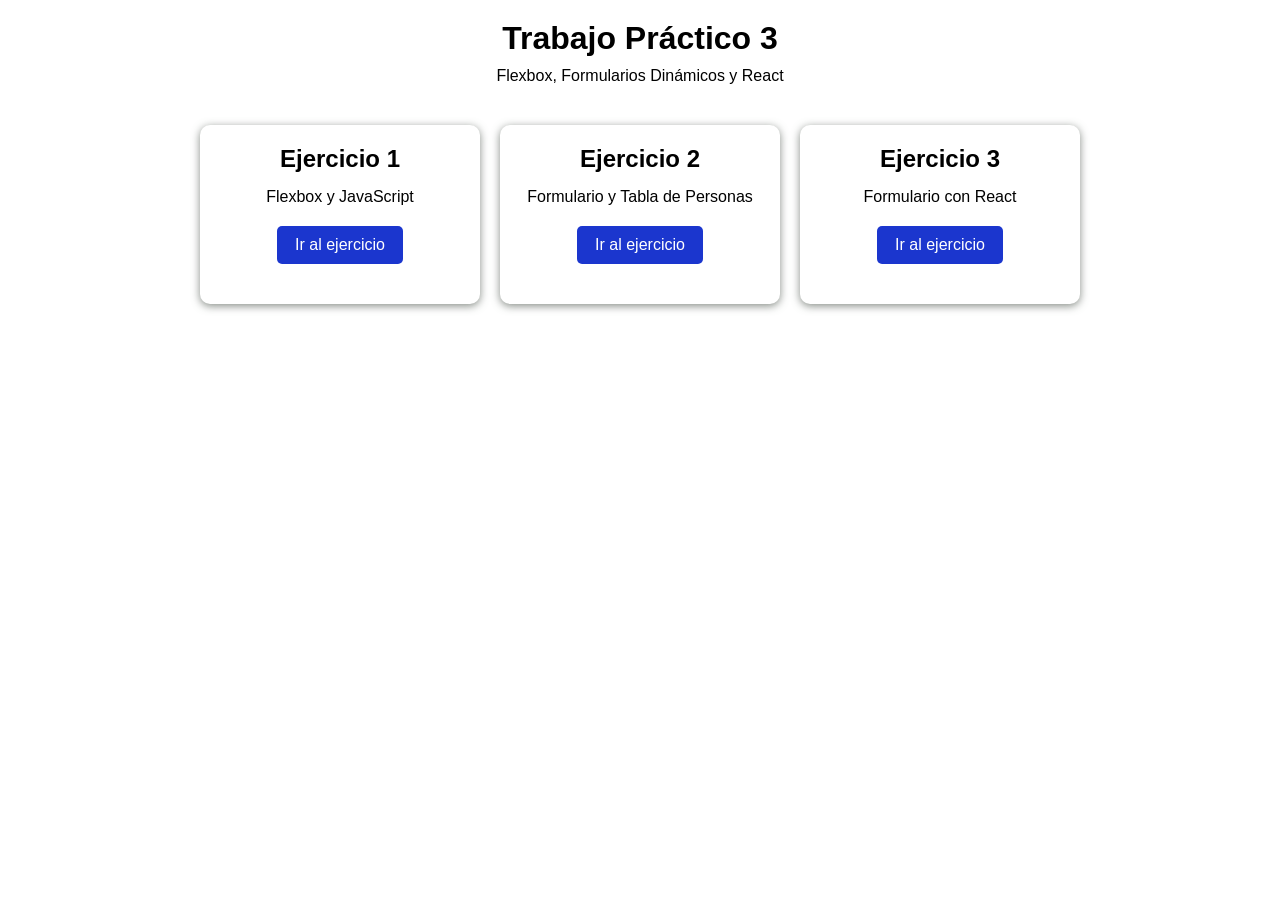
<file: index.html>
<!DOCTYPE html>
<html lang="es">

<head>
    <meta charset="UTF-8">
    <meta name="viewport" content="width=device-width, initial-scale=1.0">
    <title>Trabajo Práctico 3</title>
    <link rel="stylesheet" href="css/estilos.css">
</head>

<body>

    <header>
        <h1>Trabajo Práctico 3</h1>
        <p>Flexbox, Formularios Dinámicos y React</p>
    </header>

    <main>

        <section class="contenedor">

            <div class="tarjeta">
                <h2>Ejercicio 1</h2>
                <p>Flexbox y JavaScript</p>
                <a href="flexbox.html" class="boton">Ir al ejercicio</a>
            </div>

            <div class="tarjeta">
                <h2>Ejercicio 2</h2>
                <p>Formulario y Tabla de Personas</p>
                <a href="personas.html" class="boton">Ir al ejercicio</a>
            </div>

            <div class="tarjeta">
                <h2>Ejercicio 3</h2>
                <p>Formulario con React</p>
                <a href="react.html" class="boton">Ir al ejercicio</a>
            </div>

        </section>

    </main>

</body>

</html>
</file>
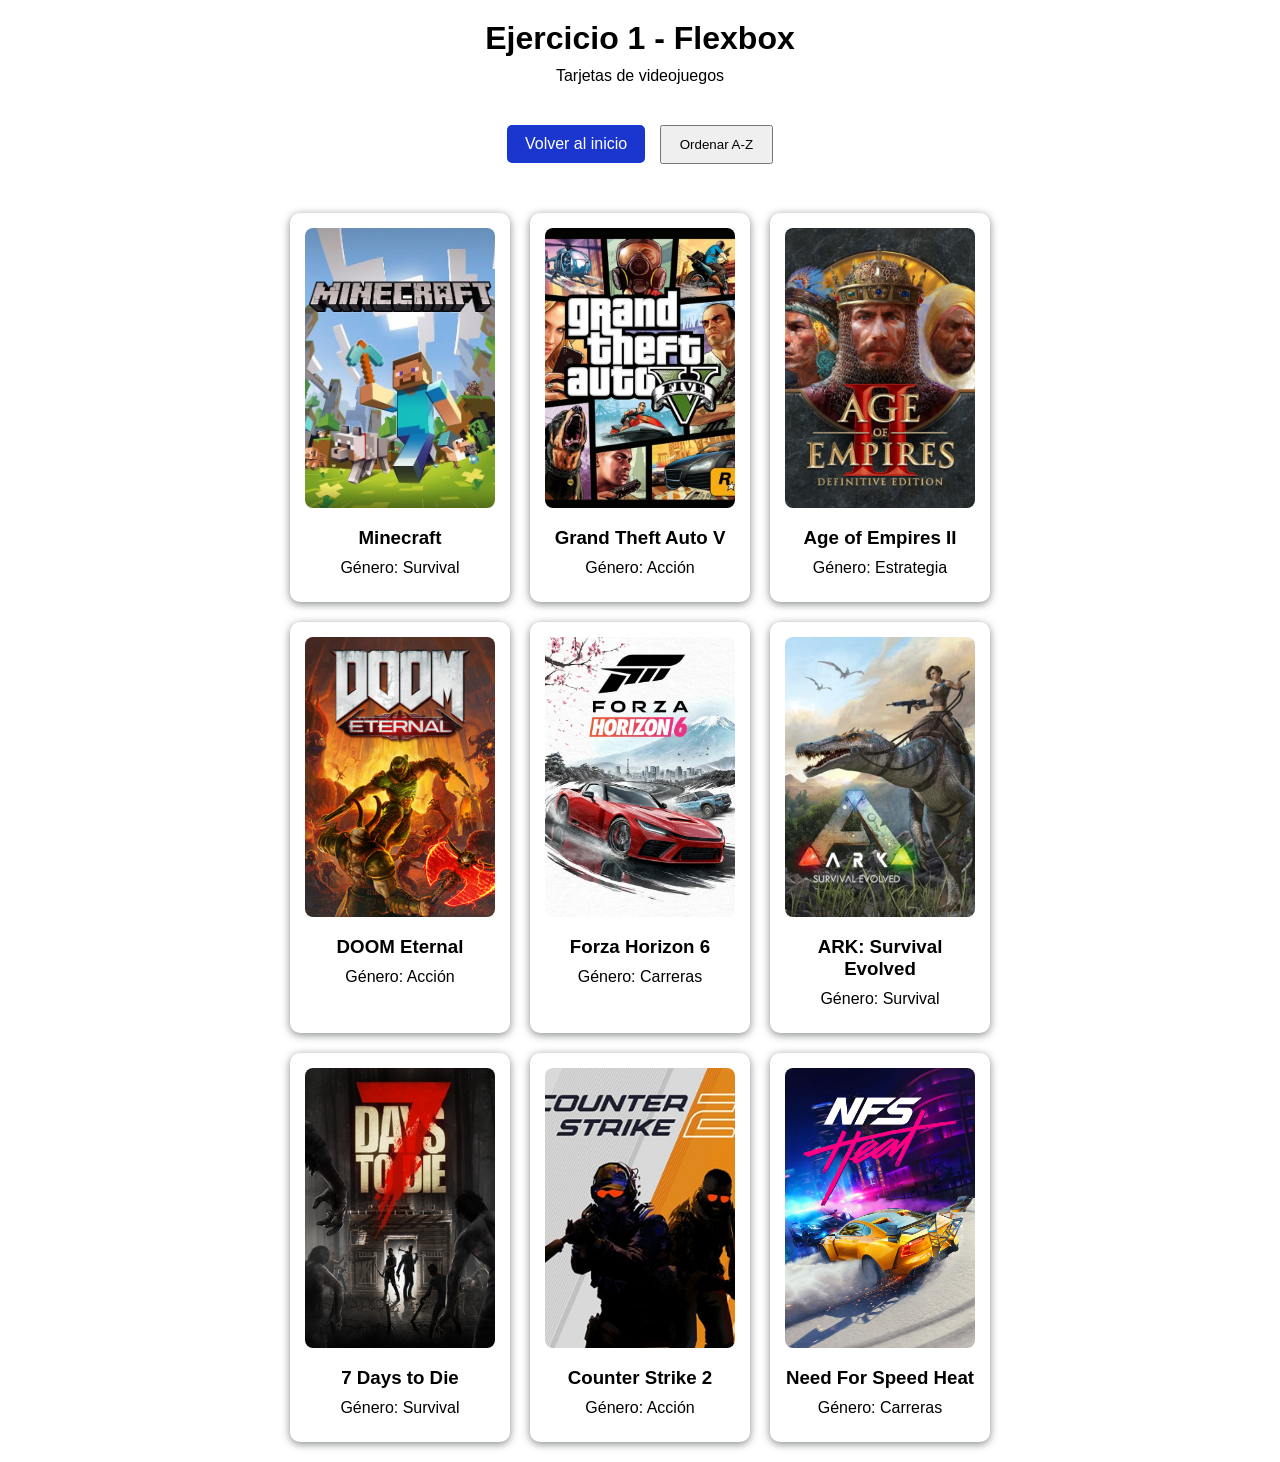
<file: flexbox.html>
<!DOCTYPE html>
<html lang="es">

<head>
    <meta charset="UTF-8">
    <meta name="viewport" content="width=device-width, initial-scale=1.0">
    <title>Ejercicio 1 - Flexbox</title>
    <link rel="stylesheet" href="css/estilos.css">
</head>

<body>

    <header>
        <h1>Ejercicio 1 - Flexbox</h1>
        <p>Tarjetas de videojuegos</p>
    </header>

    <main>

        <div class="acciones">

            <a href="index.html" class="boton">
                Volver al inicio
            </a>

            <button id="btnOrdenar">
                Ordenar A-Z
            </button>

        </div>

        <section id="contenedorJuegos" class="contenedor">
        </section>

    </main>

    <script src="js/flexbox.js"></script>

</body>

</html>
</file>
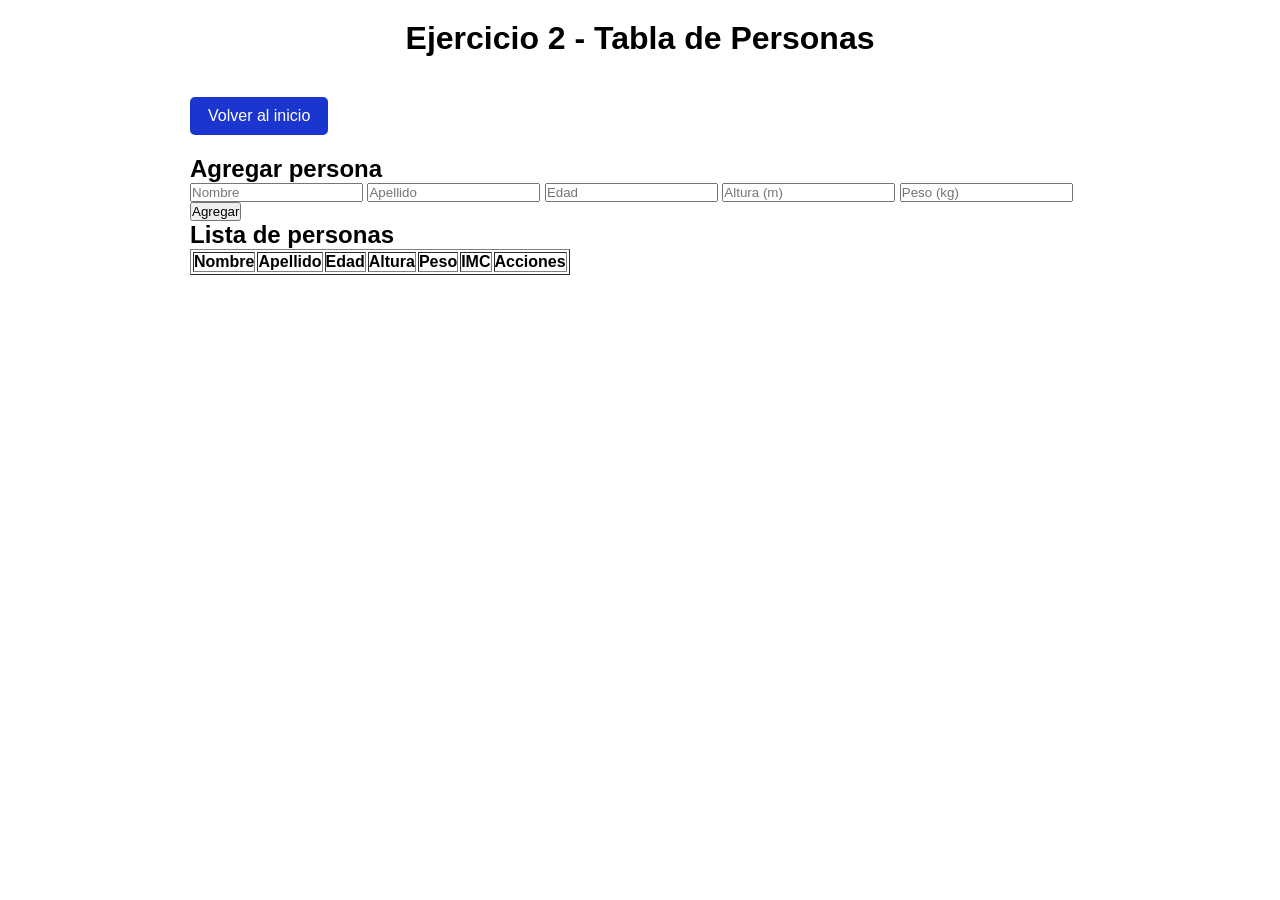
<file: personas.html>
<!DOCTYPE html>
<html lang="es">

<head>
    <meta charset="UTF-8">
    <meta name="viewport" content="width=device-width, initial-scale=1.0">
    <title>Ejercicio 2 - Personas</title>

    <link rel="stylesheet" href="css/estilos.css">
</head>

<body>

    <header>
        <h1>Ejercicio 2 - Tabla de Personas</h1>
    </header>

    <main>

        <a href="index.html" class="boton">Volver al inicio</a>

        <h2>Agregar persona</h2>

        <form id="formPersona">

            <input type="text" id="nombre" placeholder="Nombre" required>
            <input type="text" id="apellido" placeholder="Apellido" required>

            <input type="number" id="edad" placeholder="Edad" required>
            <input type="number" step="0.01" id="altura" placeholder="Altura (m)" required>
            <input type="number" step="0.1" id="peso" placeholder="Peso (kg)" required>

            <button type="submit">Agregar</button>

        </form>

        <h2>Lista de personas</h2>

        <table border="1">

            <thead>
                <tr>
                    <th>Nombre</th>
                    <th>Apellido</th>
                    <th>Edad</th>
                    <th>Altura</th>
                    <th>Peso</th>
                    <th>IMC</th>
                    <th>Acciones</th>
                </tr>
            </thead>

            <tbody id="tablaPersonas">
                
            </tbody>

        </table>

    </main>

    <script src="js/personas.js"></script>

</body>

</html>
</file>
<file: css/estilos.css>
* {
    margin: 0;
    padding: 0;
    box-sizing: border-box;
}

main {
    max-width: 900px;
    margin: 0 auto;
}

body {
    font-family: Arial, Helvetica, sans-serif;
    background-color: #ffffff;
    color: #000000;
    padding: 20px;
}

header {
    text-align: center;
    margin-bottom: 40px;
}

header h1 {
    margin-bottom: 10px;
}

.contenedor {
    display: flex;
    justify-content: center;
    flex-wrap: wrap;
    gap: 20px;
}

.tarjeta {
    width: 280px;
    background-color: white;
    text-align: center;
    padding: 20px;
    border-radius: 10px;
    box-shadow: 0 2px 8px rgba(102, 109, 102, 0.795);
}

.tarjeta h2 {
    margin-bottom: 15px;
}

.tarjeta p {
    margin-bottom: 20px;
}

.boton {
    display: inline-block;
    text-decoration: none;
    background-color: #1b36ce;
    color: white;
    padding: 10px 18px;
    border-radius: 5px;
    margin-bottom: 20px;
}

.boton:hover {
    background-color: #508ce0;
}

.card-juego {
    width: 220px;
    background-color: white;
    border-radius: 10px;
    text-align: center;
    padding: 15px;
    box-shadow: 0 2px 8px rgba(102, 109, 102, 0.795);
}

.card-juego img {
    width: 100%;
    height: 280px;
    object-fit: cover;
    border-radius: 8px;
}

.card-juego h3 {
    margin: 15px 0 10px;
}

.card-juego p {
    margin-bottom: 10px;
}

.acciones {
    text-align: center;
    margin-bottom: 30px;
}

.acciones button {
    margin-left: 10px;
    padding: 10px 18px;
    cursor: pointer;
}
</file>
